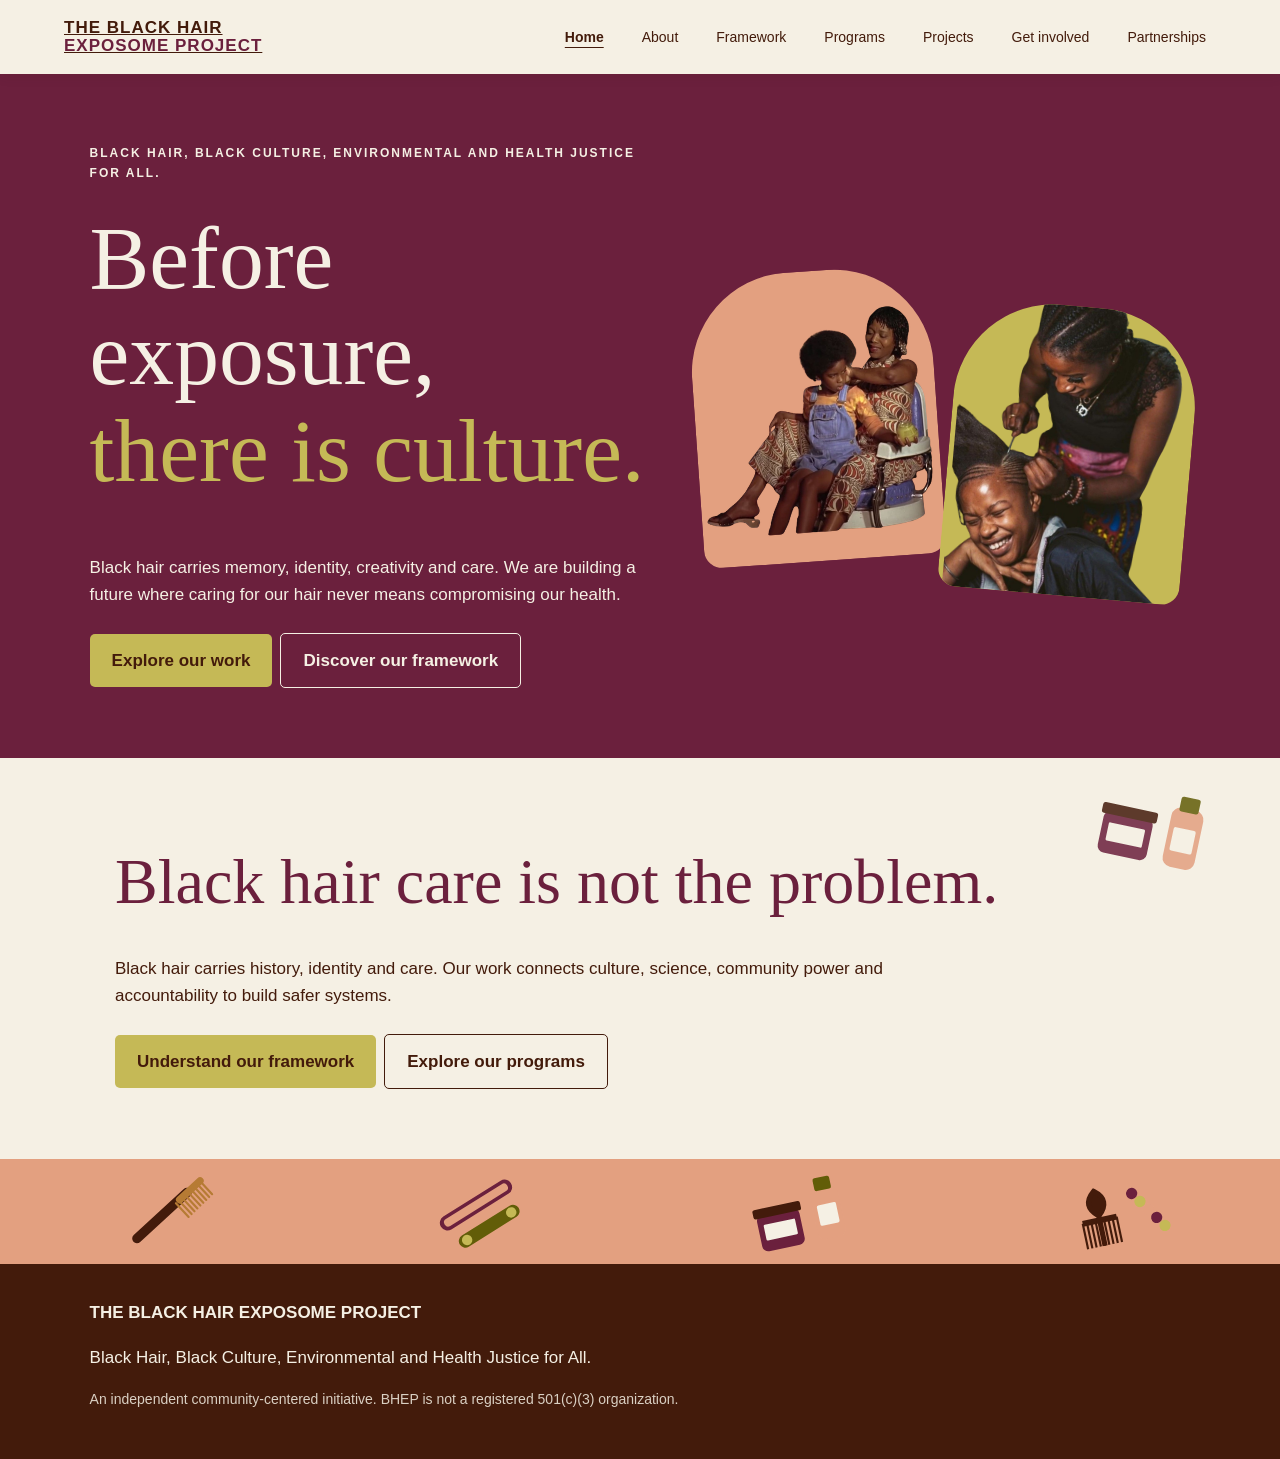
<file: index.html>
<!doctype html><html lang="en"><head><meta charset="utf-8"><meta name="viewport" content="width=device-width,initial-scale=1"><title>Home | BHEP</title><link rel="stylesheet" href="style.css"></head><body><header><a class="brand" href="index.html">THE BLACK HAIR<br><span>EXPOSOME PROJECT</span></a><nav aria-label="Main navigation"><a href="index.html" aria-current="page">Home</a><a href="about.html">About</a><a href="framework.html">Framework</a><a href="programs.html">Programs</a><a href="projects.html">Projects</a><a href="get-involved.html">Get involved</a><a href="partnerships.html">Partnerships</a></nav></header><main><section class="hero" id="home"><div><div class="tag">Black Hair, Black Culture, Environmental and Health Justice for All.</div><h1>Before exposure,<br/><em>there is culture.</em></h1><p>Black hair carries memory, identity, creativity and care. We are building a future where caring for our hair never means compromising our health.</p><a class="btn" href="programs.html">Explore our work</a><a class="btn alt" href="framework.html">Discover our framework</a></div><div class="collage"><img alt="Intergenerational Black hair care and family" src="56.png"/><img alt="Black hair styling as an act of care" src="112.png"/></div></section><section><div class="editorial"><img alt="" aria-hidden="true" class="ornament" src="object-2.svg"/><h2>Black hair care is not the problem.</h2><p>Black hair carries history, identity and care. Our work connects culture, science, community power and accountability to build safer systems.</p><a class="btn" href="framework.html">Understand our framework</a><a class="btn alt" href="programs.html">Explore our programs</a></div></section><div class="decorline" aria-hidden="true"><img src="object-0.svg" alt=""><img src="object-1.svg" alt=""><img src="object-2.svg" alt=""><img src="object-3.svg" alt=""></div></main><footer><strong>THE BLACK HAIR EXPOSOME PROJECT</strong><p>Black Hair, Black Culture, Environmental and Health Justice for All.</p><p class="notice">An independent community-centered initiative. BHEP is not a registered 501(c)(3) organization.</p></footer></body></html>
</file>
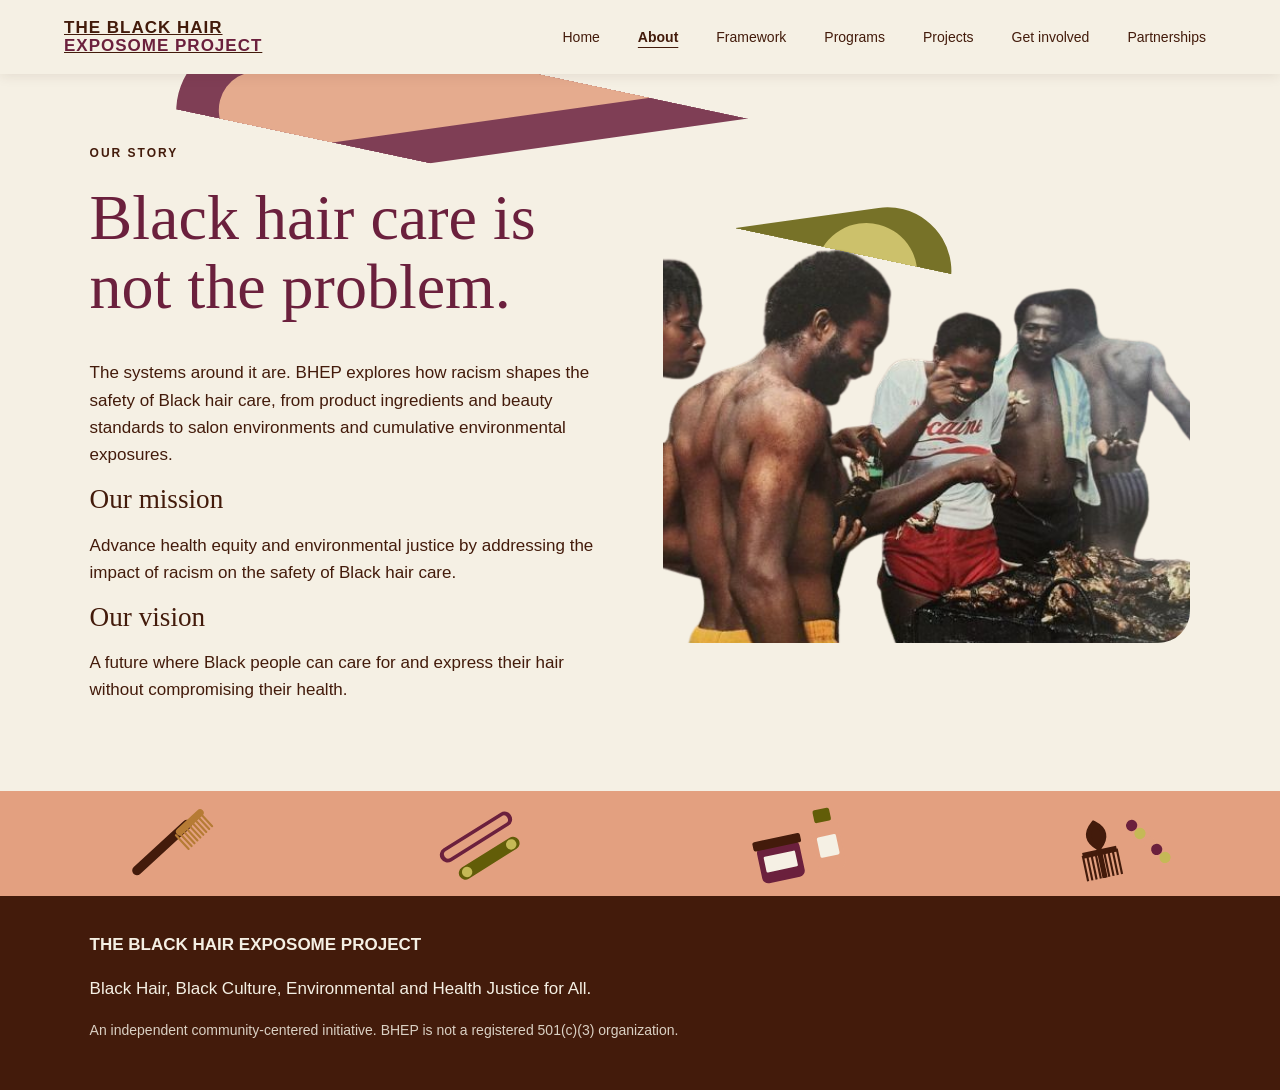
<file: about.html>
<!doctype html><html lang="en"><head><meta charset="utf-8"><meta name="viewport" content="width=device-width,initial-scale=1"><title>About | BHEP</title><link rel="stylesheet" href="style.css"></head><body><header><a class="brand" href="index.html">THE BLACK HAIR<br><span>EXPOSOME PROJECT</span></a><nav aria-label="Main navigation"><a href="index.html">Home</a><a href="about.html" aria-current="page">About</a><a href="framework.html">Framework</a><a href="programs.html">Programs</a><a href="projects.html">Projects</a><a href="get-involved.html">Get involved</a><a href="partnerships.html">Partnerships</a></nav></header><main><section class="split" id="about"><img alt="" aria-hidden="true" class="ornament" src="object-1.svg"/><div><div class="tag">Our story</div><h2>Black hair care is not the problem.</h2><p>The systems around it are. BHEP explores how racism shapes the safety of Black hair care, from product ingredients and beauty standards to salon environments and cumulative environmental exposures.</p><h3>Our mission</h3><p>Advance health equity and environmental justice by addressing the impact of racism on the safety of Black hair care.</p><h3>Our vision</h3><p>A future where Black people can care for and express their hair without compromising their health.</p></div><img alt="Black community gathered around hair care" src="117.png"/></section><div class="decorline" aria-hidden="true"><img src="object-0.svg" alt=""><img src="object-1.svg" alt=""><img src="object-2.svg" alt=""><img src="object-3.svg" alt=""></div></main><footer><strong>THE BLACK HAIR EXPOSOME PROJECT</strong><p>Black Hair, Black Culture, Environmental and Health Justice for All.</p><p class="notice">An independent community-centered initiative. BHEP is not a registered 501(c)(3) organization.</p></footer></body></html>
</file>
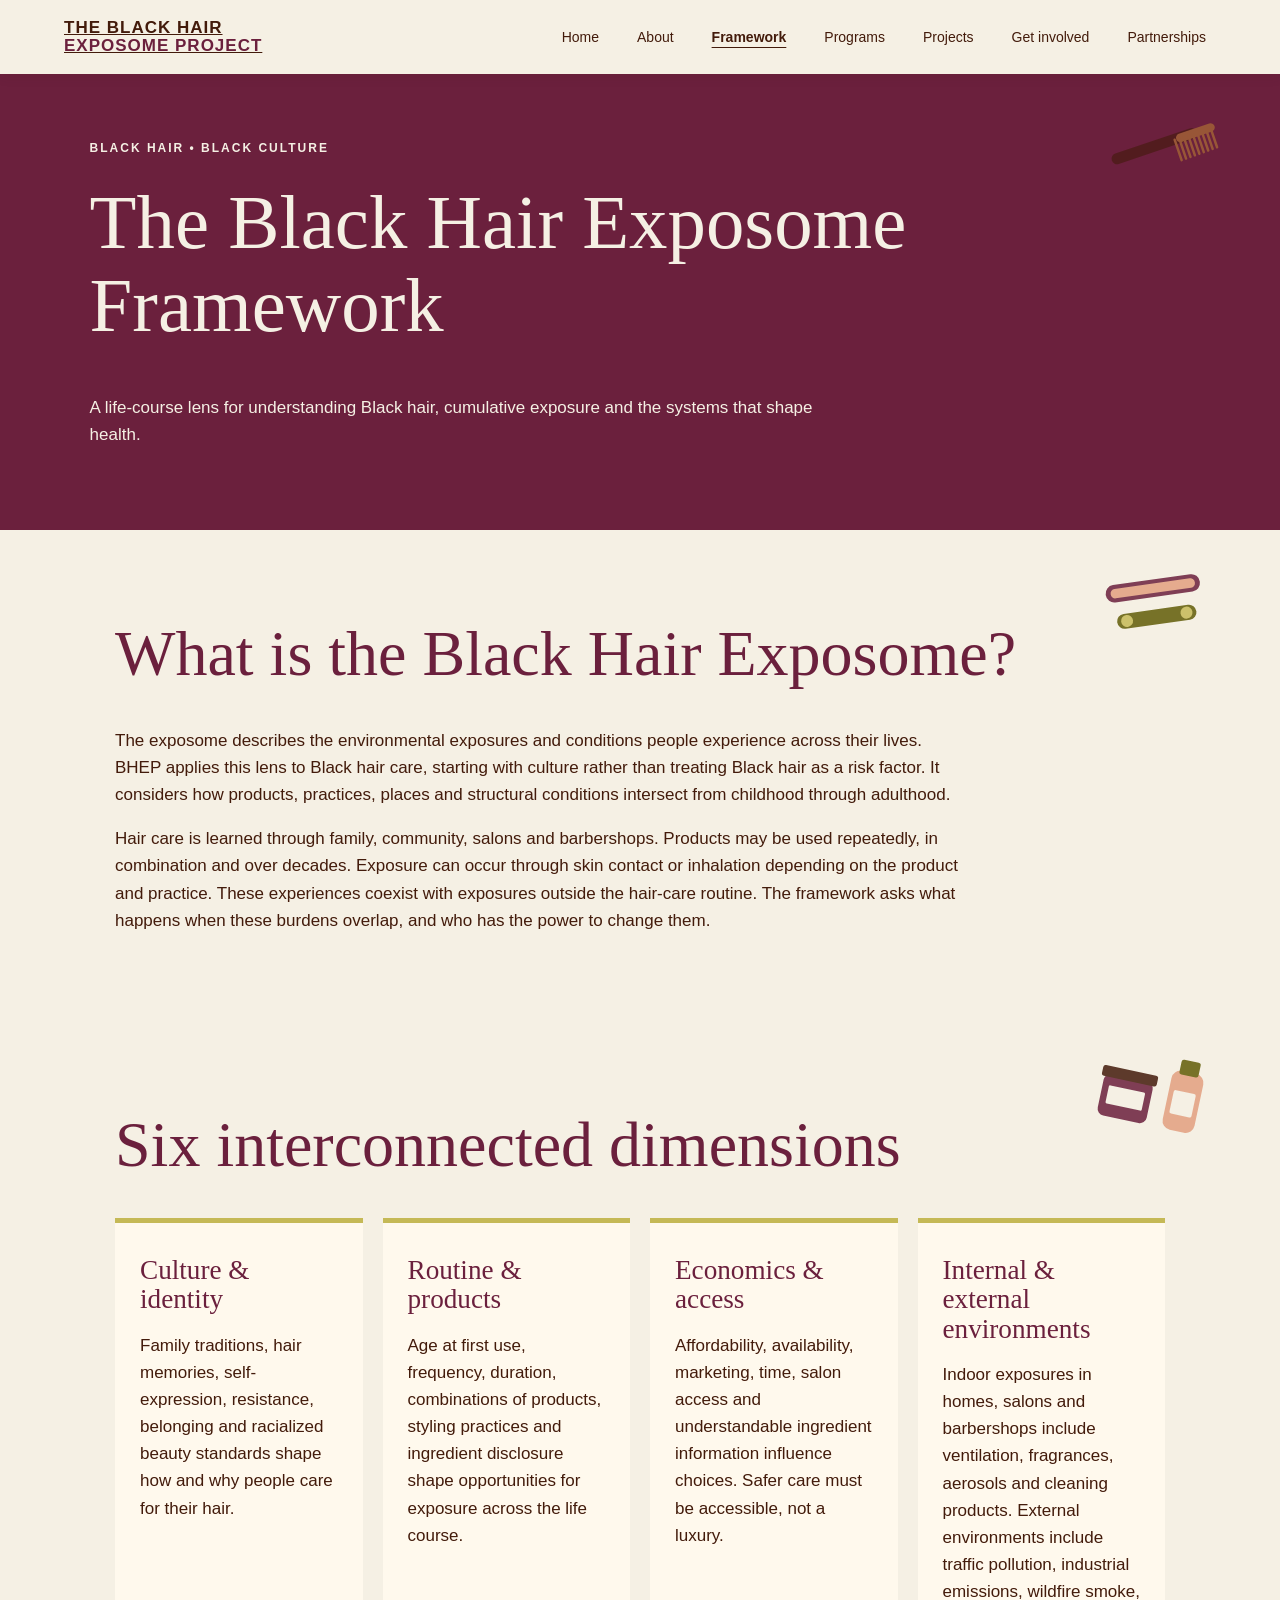
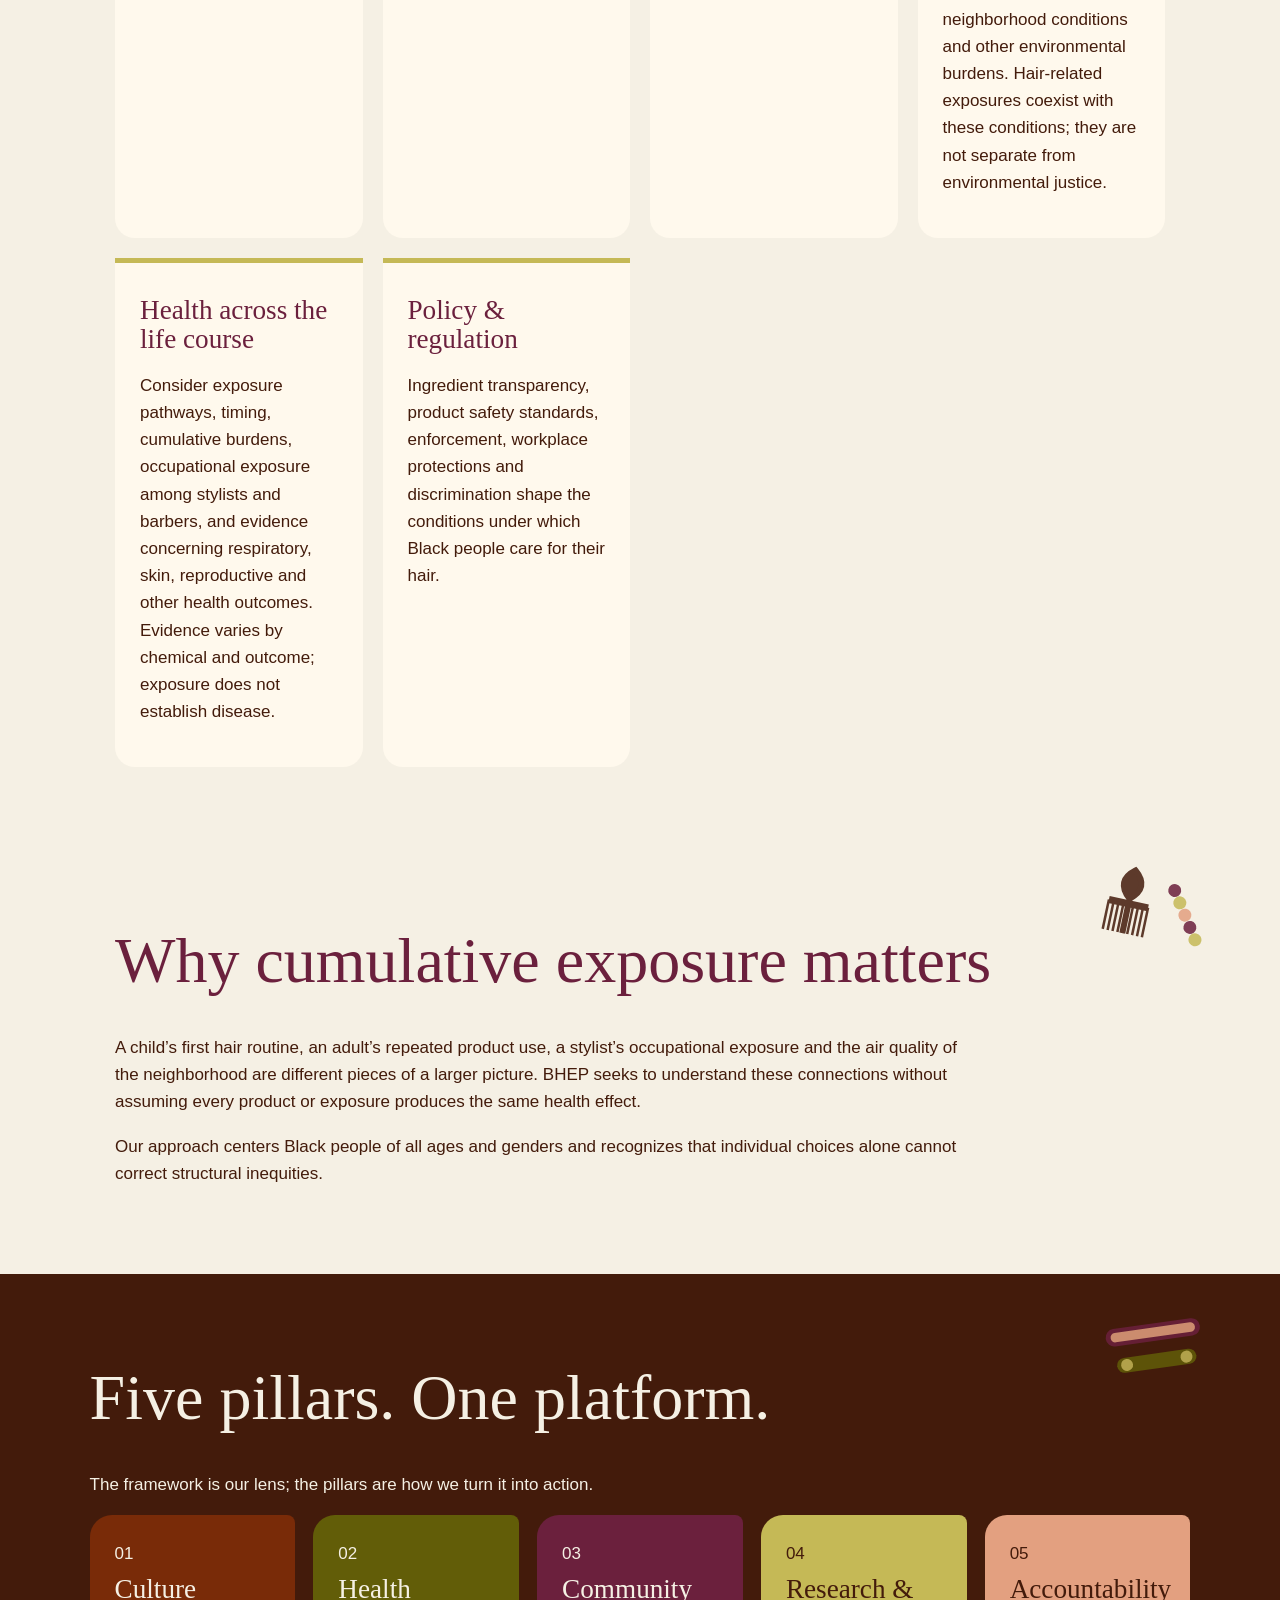
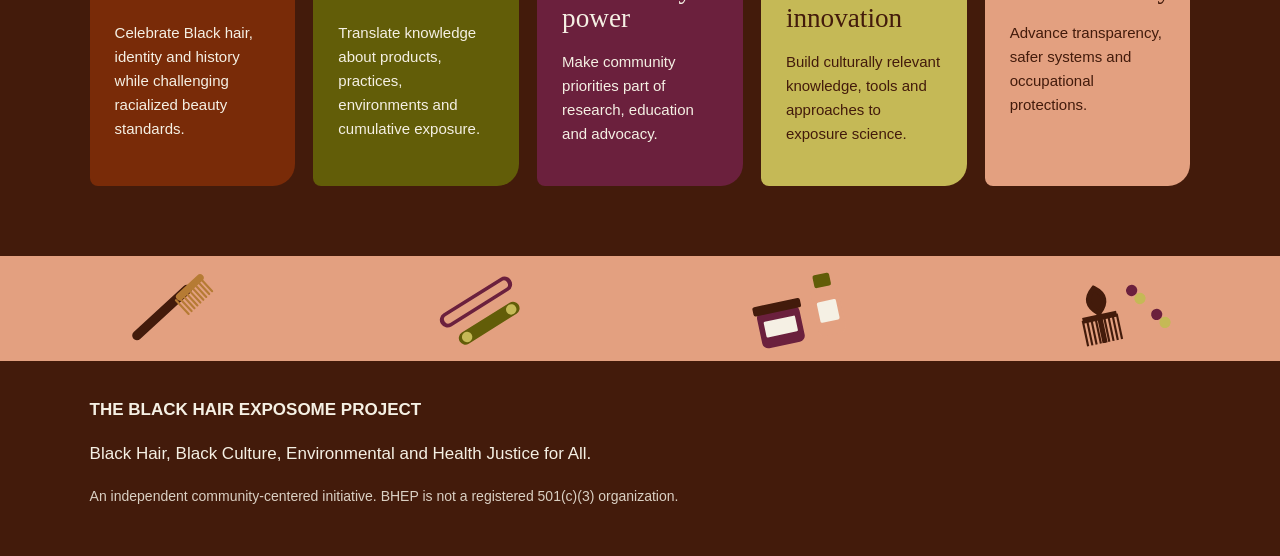
<file: framework.html>
<!doctype html><html lang="en"><head><meta charset="utf-8"><meta name="viewport" content="width=device-width,initial-scale=1"><title>Framework | BHEP</title><link rel="stylesheet" href="style.css"></head><body><header><a class="brand" href="index.html">THE BLACK HAIR<br><span>EXPOSOME PROJECT</span></a><nav aria-label="Main navigation"><a href="index.html">Home</a><a href="about.html">About</a><a href="framework.html" aria-current="page">Framework</a><a href="programs.html">Programs</a><a href="projects.html">Projects</a><a href="get-involved.html">Get involved</a><a href="partnerships.html">Partnerships</a></nav></header><main><section class="pagehead"><img alt="" aria-hidden="true" class="ornament" src="object-0.svg"/><div class="tag">Black Hair • Black Culture</div><h1>The Black Hair Exposome Framework</h1><p>A life-course lens for understanding Black hair, cumulative exposure and the systems that shape health.</p></section><section><div class="editorial"><img alt="" aria-hidden="true" class="ornament" src="object-1.svg"/><h2>What is the Black Hair Exposome?</h2><p>The exposome describes the environmental exposures and conditions people experience across their lives. BHEP applies this lens to Black hair care, starting with culture rather than treating Black hair as a risk factor. It considers how products, practices, places and structural conditions intersect from childhood through adulthood.</p><p>Hair care is learned through family, community, salons and barbershops. Products may be used repeatedly, in combination and over decades. Exposure can occur through skin contact or inhalation depending on the product and practice. These experiences coexist with exposures outside the hair-care routine. The framework asks what happens when these burdens overlap, and who has the power to change them.</p></div></section><section><div class="editorial"><img alt="" aria-hidden="true" class="ornament" src="object-2.svg"/><h2>Six interconnected dimensions</h2><div class="detailgrid"><article><h3>Culture &amp; identity</h3><p>Family traditions, hair memories, self-expression, resistance, belonging and racialized beauty standards shape how and why people care for their hair.</p></article><article><h3>Routine &amp; products</h3><p>Age at first use, frequency, duration, combinations of products, styling practices and ingredient disclosure shape opportunities for exposure across the life course.</p></article><article><h3>Economics &amp; access</h3><p>Affordability, availability, marketing, time, salon access and understandable ingredient information influence choices. Safer care must be accessible, not a luxury.</p></article><article><h3>Internal &amp; external environments</h3><p>Indoor exposures in homes, salons and barbershops include ventilation, fragrances, aerosols and cleaning products. External environments include traffic pollution, industrial emissions, wildfire smoke, neighborhood conditions and other environmental burdens. Hair-related exposures coexist with these conditions; they are not separate from environmental justice.</p></article><article><h3>Health across the life course</h3><p>Consider exposure pathways, timing, cumulative burdens, occupational exposure among stylists and barbers, and evidence concerning respiratory, skin, reproductive and other health outcomes. Evidence varies by chemical and outcome; exposure does not establish disease.</p></article><article><h3>Policy &amp; regulation</h3><p>Ingredient transparency, product safety standards, enforcement, workplace protections and discrimination shape the conditions under which Black people care for their hair.</p></article></div></div></section><section><div class="editorial"><img alt="" aria-hidden="true" class="ornament" src="object-3.svg"/><h2>Why cumulative exposure matters</h2><p>A child’s first hair routine, an adult’s repeated product use, a stylist’s occupational exposure and the air quality of the neighborhood are different pieces of a larger picture. BHEP seeks to understand these connections without assuming every product or exposure produces the same health effect.</p><p>Our approach centers Black people of all ages and genders and recognizes that individual choices alone cannot correct structural inequities.</p></div></section><section class="dark"><img alt="" aria-hidden="true" class="ornament" src="object-1.svg"/><h2>Five pillars. One platform.</h2><p>The framework is our lens; the pillars are how we turn it into action.</p><div class="cards"><article class="tile"><span>01</span><h3>Culture</h3><p>Celebrate Black hair, identity and history while challenging racialized beauty standards.</p></article><article class="tile"><span>02</span><h3>Health</h3><p>Translate knowledge about products, practices, environments and cumulative exposure.</p></article><article class="tile"><span>03</span><h3>Community power</h3><p>Make community priorities part of research, education and advocacy.</p></article><article class="tile"><span>04</span><h3>Research &amp; innovation</h3><p>Build culturally relevant knowledge, tools and approaches to exposure science.</p></article><article class="tile"><span>05</span><h3>Accountability</h3><p>Advance transparency, safer systems and occupational protections.</p></article></div></section><div class="decorline" aria-hidden="true"><img src="object-0.svg" alt=""><img src="object-1.svg" alt=""><img src="object-2.svg" alt=""><img src="object-3.svg" alt=""></div></main><footer><strong>THE BLACK HAIR EXPOSOME PROJECT</strong><p>Black Hair, Black Culture, Environmental and Health Justice for All.</p><p class="notice">An independent community-centered initiative. BHEP is not a registered 501(c)(3) organization.</p></footer></body></html>
</file>
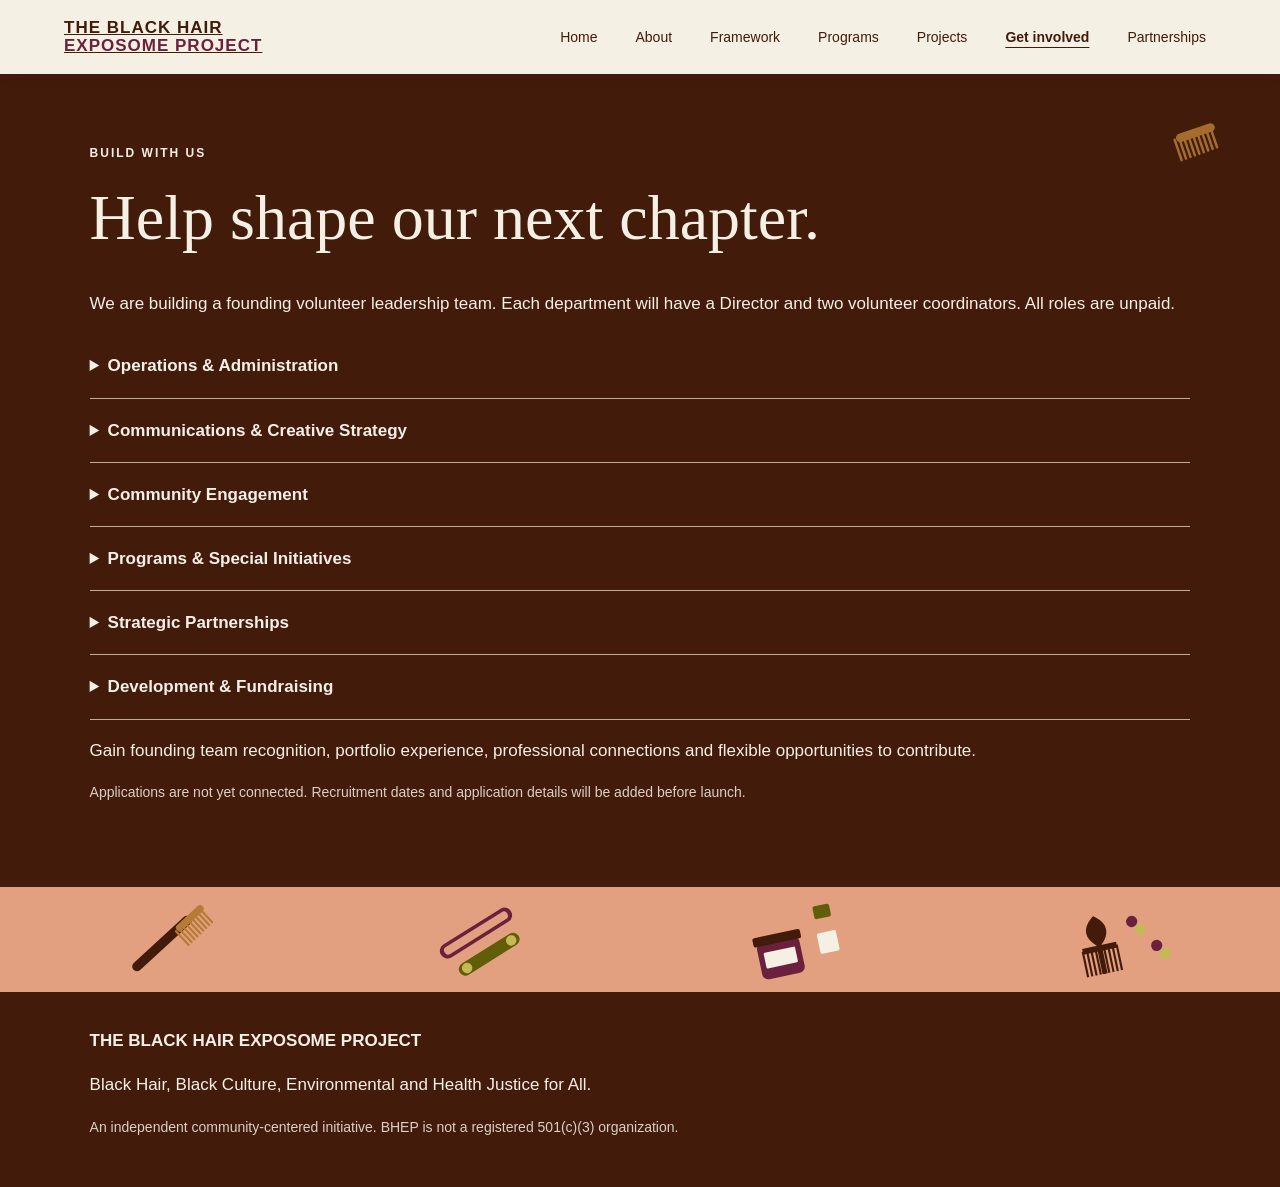
<file: get-involved.html>
<!doctype html><html lang="en"><head><meta charset="utf-8"><meta name="viewport" content="width=device-width,initial-scale=1"><title>Get involved | BHEP</title><link rel="stylesheet" href="style.css"></head><body><header><a class="brand" href="index.html">THE BLACK HAIR<br><span>EXPOSOME PROJECT</span></a><nav aria-label="Main navigation"><a href="index.html">Home</a><a href="about.html">About</a><a href="framework.html">Framework</a><a href="programs.html">Programs</a><a href="projects.html">Projects</a><a href="get-involved.html" aria-current="page">Get involved</a><a href="partnerships.html">Partnerships</a></nav></header><main><section class="dark" id="join"><img alt="" aria-hidden="true" class="ornament" src="object-0.svg"/><div class="tag">Build with us</div><h2>Help shape our next chapter.</h2><p>We are building a founding volunteer leadership team. Each department will have a Director and two volunteer coordinators. All roles are unpaid.</p><details><summary>Operations &amp; Administration</summary>Director · Administrative Coordinator · Volunteer Coordinator</details><details><summary>Communications &amp; Creative Strategy</summary>Director · Social Media Coordinator · Creative Design Coordinator</details><details><summary>Community Engagement</summary>Director · Community Outreach Coordinator · Community Relations Coordinator</details><details><summary>Programs &amp; Special Initiatives</summary>Director · Programming Coordinator · Event Coordinator</details><details><summary>Strategic Partnerships</summary>Director · Partnership Outreach Coordinator · Partner Relations Coordinator</details><details><summary>Development &amp; Fundraising</summary>Director · Grants Coordinator · Fundraising &amp; Sponsorship Coordinator. Initial work focuses on funding readiness.</details><p>Gain founding team recognition, portfolio experience, professional connections and flexible opportunities to contribute.</p><p class="notice">Applications are not yet connected. Recruitment dates and application details will be added before launch.</p></section><div class="decorline" aria-hidden="true"><img src="object-0.svg" alt=""><img src="object-1.svg" alt=""><img src="object-2.svg" alt=""><img src="object-3.svg" alt=""></div></main><footer><strong>THE BLACK HAIR EXPOSOME PROJECT</strong><p>Black Hair, Black Culture, Environmental and Health Justice for All.</p><p class="notice">An independent community-centered initiative. BHEP is not a registered 501(c)(3) organization.</p></footer></body></html>
</file>
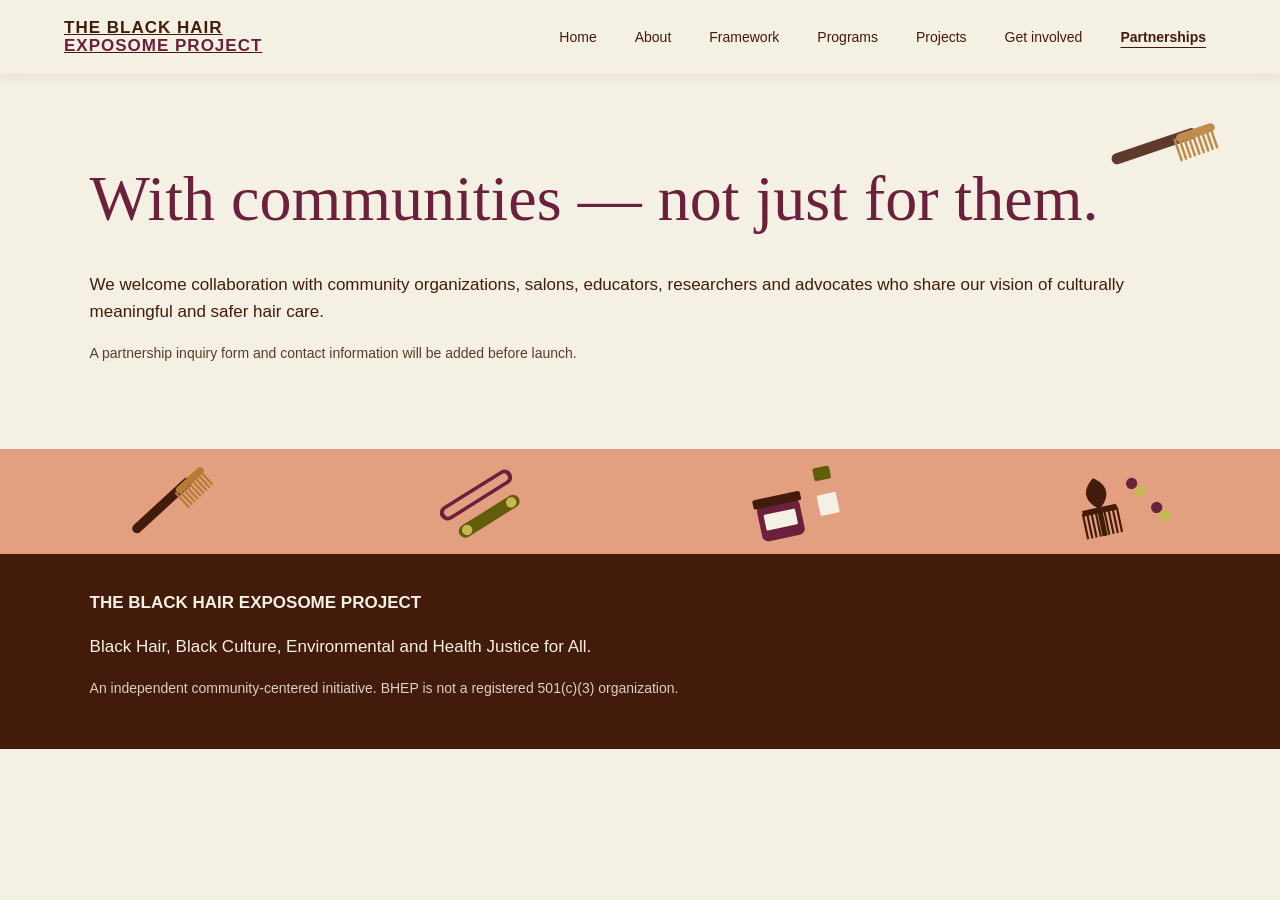
<file: partnerships.html>
<!doctype html><html lang="en"><head><meta charset="utf-8"><meta name="viewport" content="width=device-width,initial-scale=1"><title>Partnerships | BHEP</title><link rel="stylesheet" href="style.css"></head><body><header><a class="brand" href="index.html">THE BLACK HAIR<br><span>EXPOSOME PROJECT</span></a><nav aria-label="Main navigation"><a href="index.html">Home</a><a href="about.html">About</a><a href="framework.html">Framework</a><a href="programs.html">Programs</a><a href="projects.html">Projects</a><a href="get-involved.html">Get involved</a><a href="partnerships.html" aria-current="page">Partnerships</a></nav></header><main><section id="partners"><img alt="" aria-hidden="true" class="ornament" src="object-0.svg"/><h2>With communities — not just for them.</h2><p>We welcome collaboration with community organizations, salons, educators, researchers and advocates who share our vision of culturally meaningful and safer hair care.</p><p class="notice">A partnership inquiry form and contact information will be added before launch.</p></section><div class="decorline" aria-hidden="true"><img src="object-0.svg" alt=""><img src="object-1.svg" alt=""><img src="object-2.svg" alt=""><img src="object-3.svg" alt=""></div></main><footer><strong>THE BLACK HAIR EXPOSOME PROJECT</strong><p>Black Hair, Black Culture, Environmental and Health Justice for All.</p><p class="notice">An independent community-centered initiative. BHEP is not a registered 501(c)(3) organization.</p></footer></body></html>
</file>
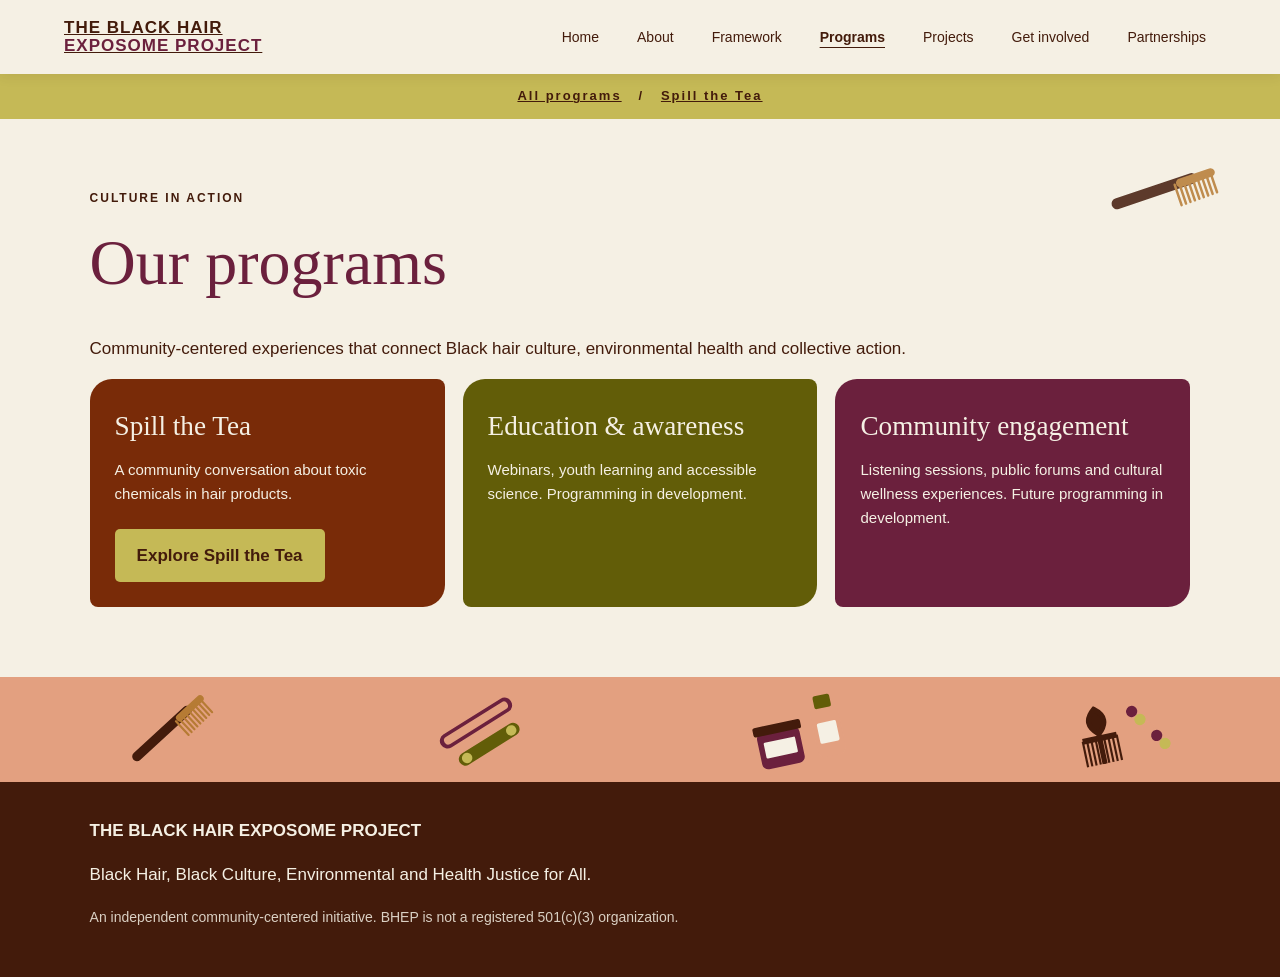
<file: programs.html>
<!doctype html><html lang="en"><head><meta charset="utf-8"><meta name="viewport" content="width=device-width,initial-scale=1"><title>Programs | BHEP</title><link rel="stylesheet" href="style.css"></head><body><header><a class="brand" href="index.html">THE BLACK HAIR<br><span>EXPOSOME PROJECT</span></a><nav aria-label="Main navigation"><a href="index.html">Home</a><a href="about.html">About</a><a href="framework.html">Framework</a><a href="programs.html" aria-current="page">Programs</a><a href="projects.html">Projects</a><a href="get-involved.html">Get involved</a><a href="partnerships.html">Partnerships</a></nav></header><div class="strip"><a href="programs.html">All programs</a> &nbsp; / &nbsp; <a href="spill-the-tea.html">Spill the Tea</a></div><main><section id="programs"><img alt="" aria-hidden="true" class="ornament" src="object-0.svg"/><div class="tag">Culture in action</div><h2>Our programs</h2><p>Community-centered experiences that connect Black hair culture, environmental health and collective action.</p><div class="cards"><article class="tile"><h3>Spill the Tea</h3><p>A community conversation about toxic chemicals in hair products.</p><a class="btn" href="spill-the-tea.html">Explore Spill the Tea</a></article><article class="tile"><h3>Education &amp; awareness</h3><p>Webinars, youth learning and accessible science. Programming in development.</p></article><article class="tile"><h3>Community engagement</h3><p>Listening sessions, public forums and cultural wellness experiences. Future programming in development.</p></article></div></section><div class="decorline" aria-hidden="true"><img src="object-0.svg" alt=""><img src="object-1.svg" alt=""><img src="object-2.svg" alt=""><img src="object-3.svg" alt=""></div></main><footer><strong>THE BLACK HAIR EXPOSOME PROJECT</strong><p>Black Hair, Black Culture, Environmental and Health Justice for All.</p><p class="notice">An independent community-centered initiative. BHEP is not a registered 501(c)(3) organization.</p></footer></body></html>
</file>
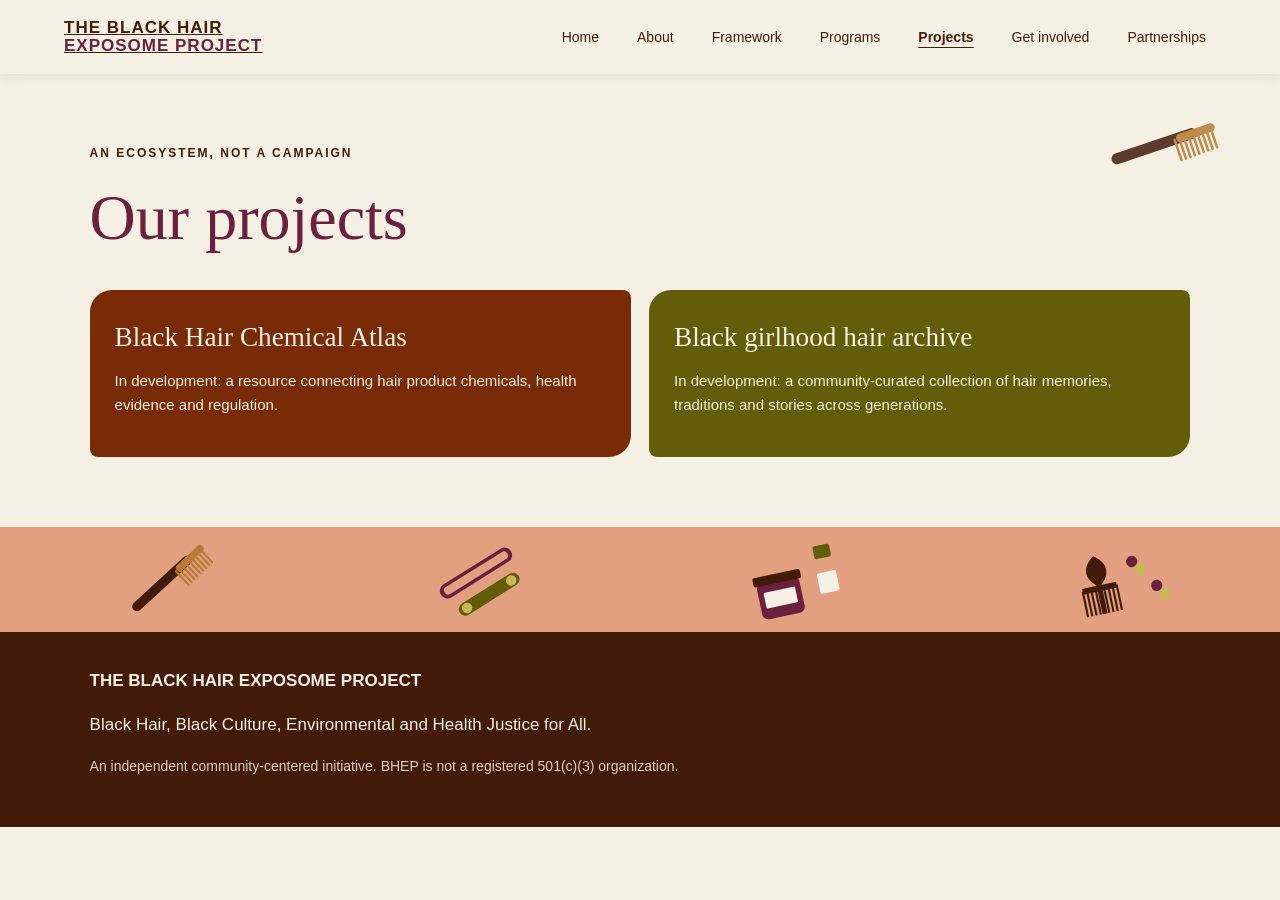
<file: projects.html>
<!doctype html><html lang="en"><head><meta charset="utf-8"><meta name="viewport" content="width=device-width,initial-scale=1"><title>Projects | BHEP</title><link rel="stylesheet" href="style.css"></head><body><header><a class="brand" href="index.html">THE BLACK HAIR<br><span>EXPOSOME PROJECT</span></a><nav aria-label="Main navigation"><a href="index.html">Home</a><a href="about.html">About</a><a href="framework.html">Framework</a><a href="programs.html">Programs</a><a href="projects.html" aria-current="page">Projects</a><a href="get-involved.html">Get involved</a><a href="partnerships.html">Partnerships</a></nav></header><main><section id="projects"><img alt="" aria-hidden="true" class="ornament" src="object-0.svg"/><div class="tag">An ecosystem, not a campaign</div><h2>Our projects</h2><div class="cards"><article class="tile"><h3>Black Hair Chemical Atlas</h3><p>In development: a resource connecting hair product chemicals, health evidence and regulation.</p></article><article class="tile"><h3>Black girlhood hair archive</h3><p>In development: a community-curated collection of hair memories, traditions and stories across generations.</p></article></div></section><div class="decorline" aria-hidden="true"><img src="object-0.svg" alt=""><img src="object-1.svg" alt=""><img src="object-2.svg" alt=""><img src="object-3.svg" alt=""></div></main><footer><strong>THE BLACK HAIR EXPOSOME PROJECT</strong><p>Black Hair, Black Culture, Environmental and Health Justice for All.</p><p class="notice">An independent community-centered initiative. BHEP is not a registered 501(c)(3) organization.</p></footer></body></html>
</file>
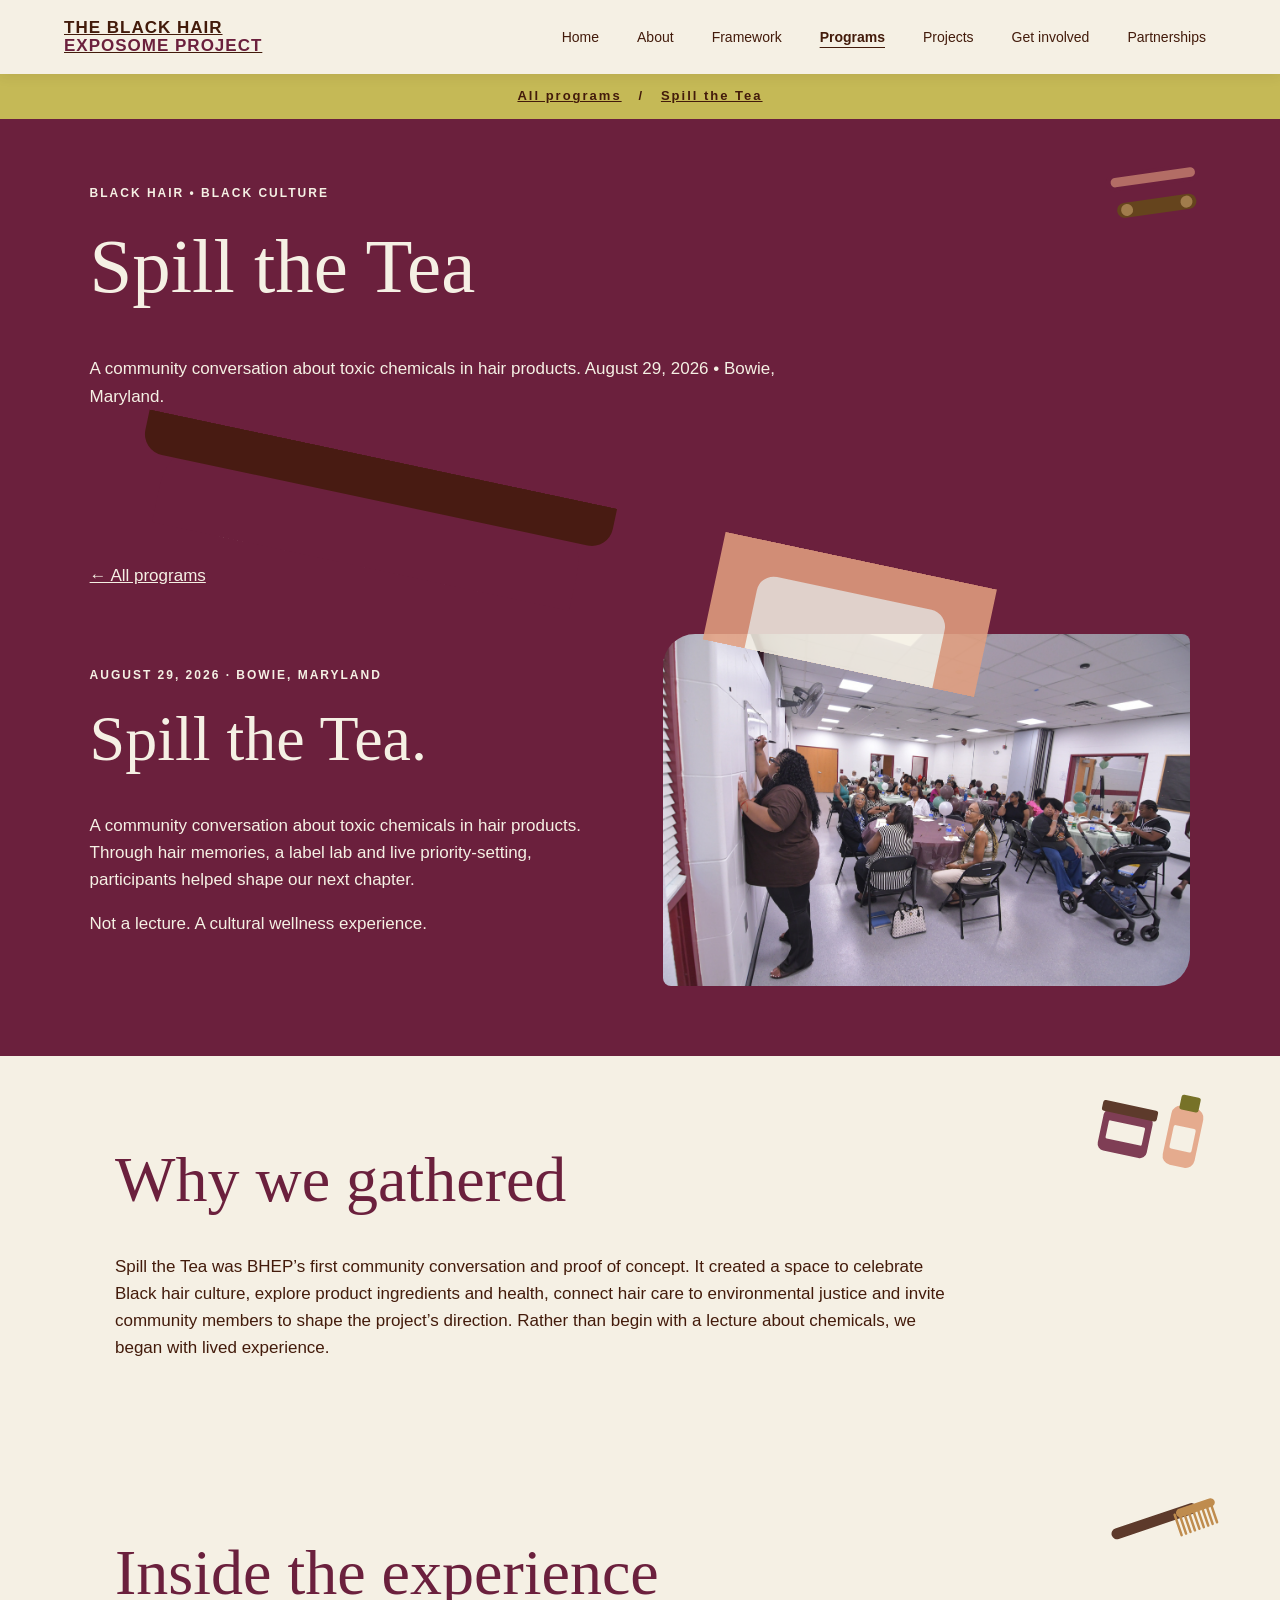
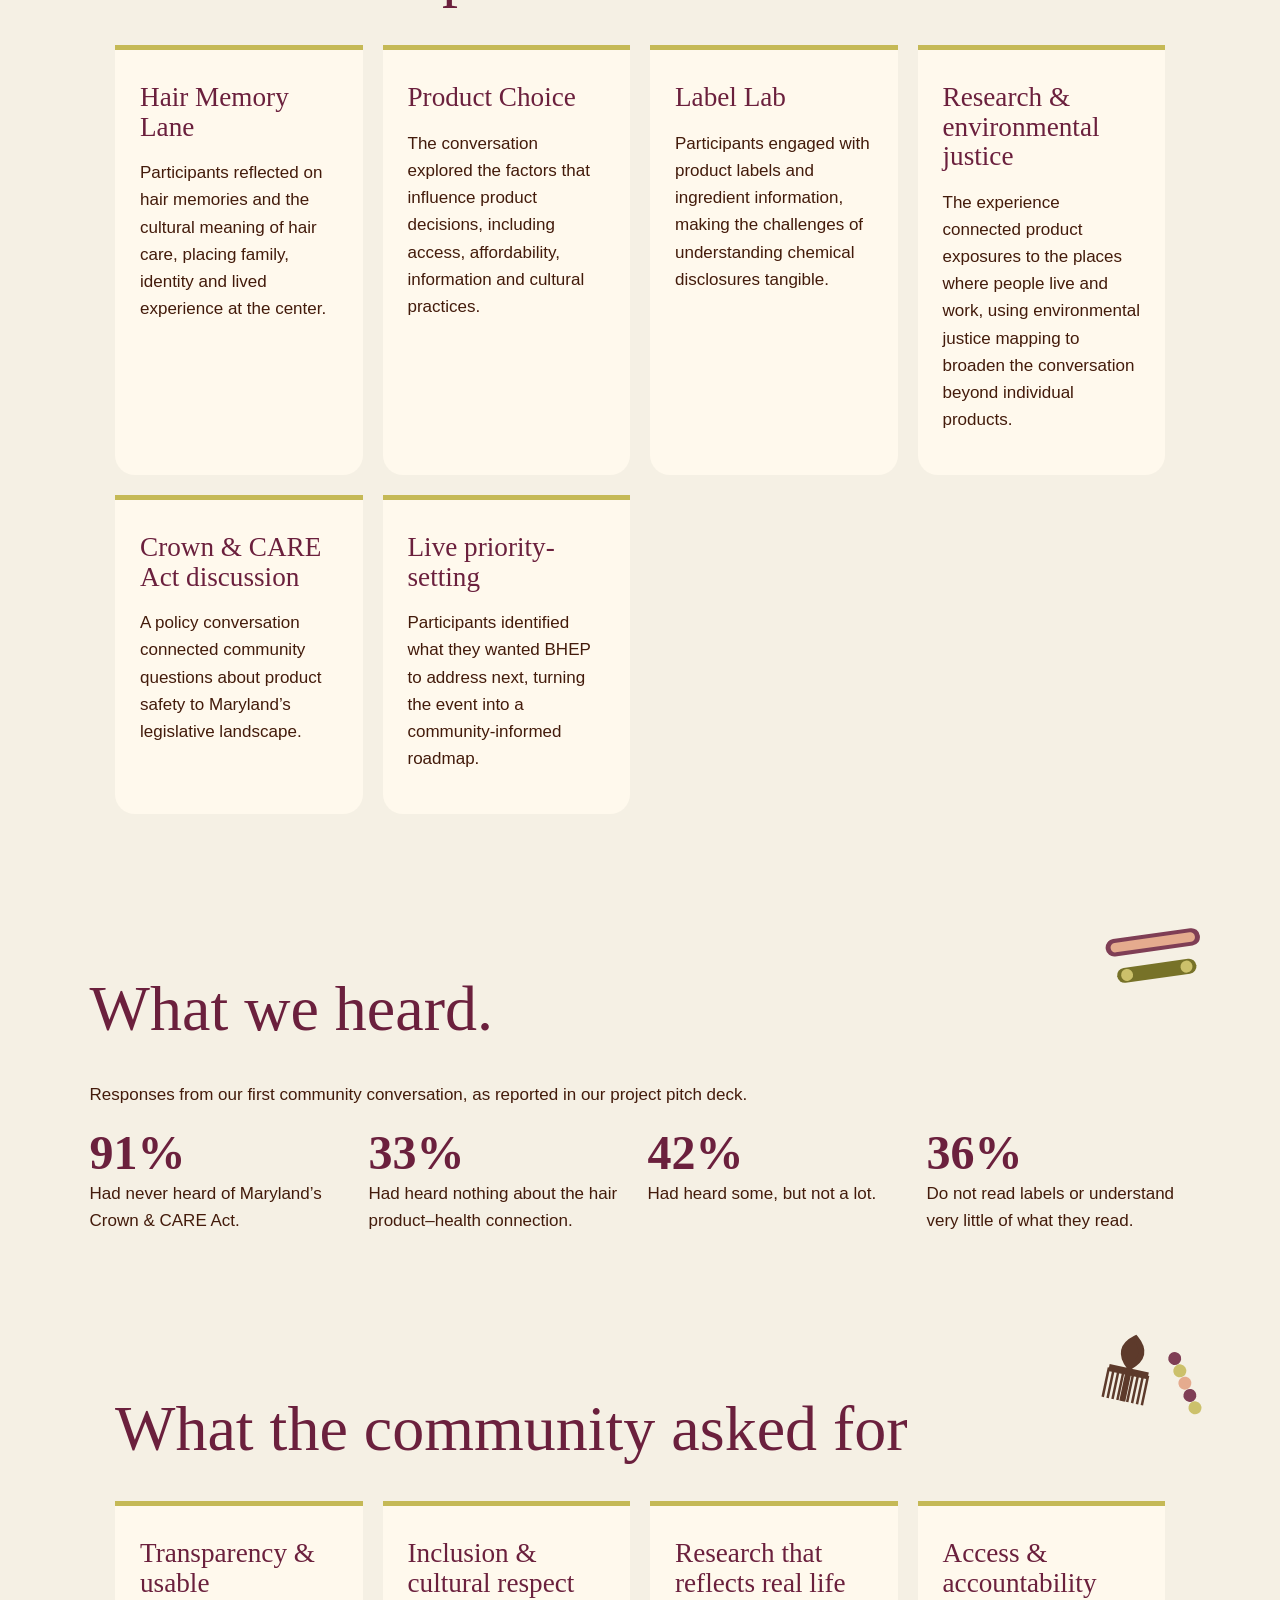
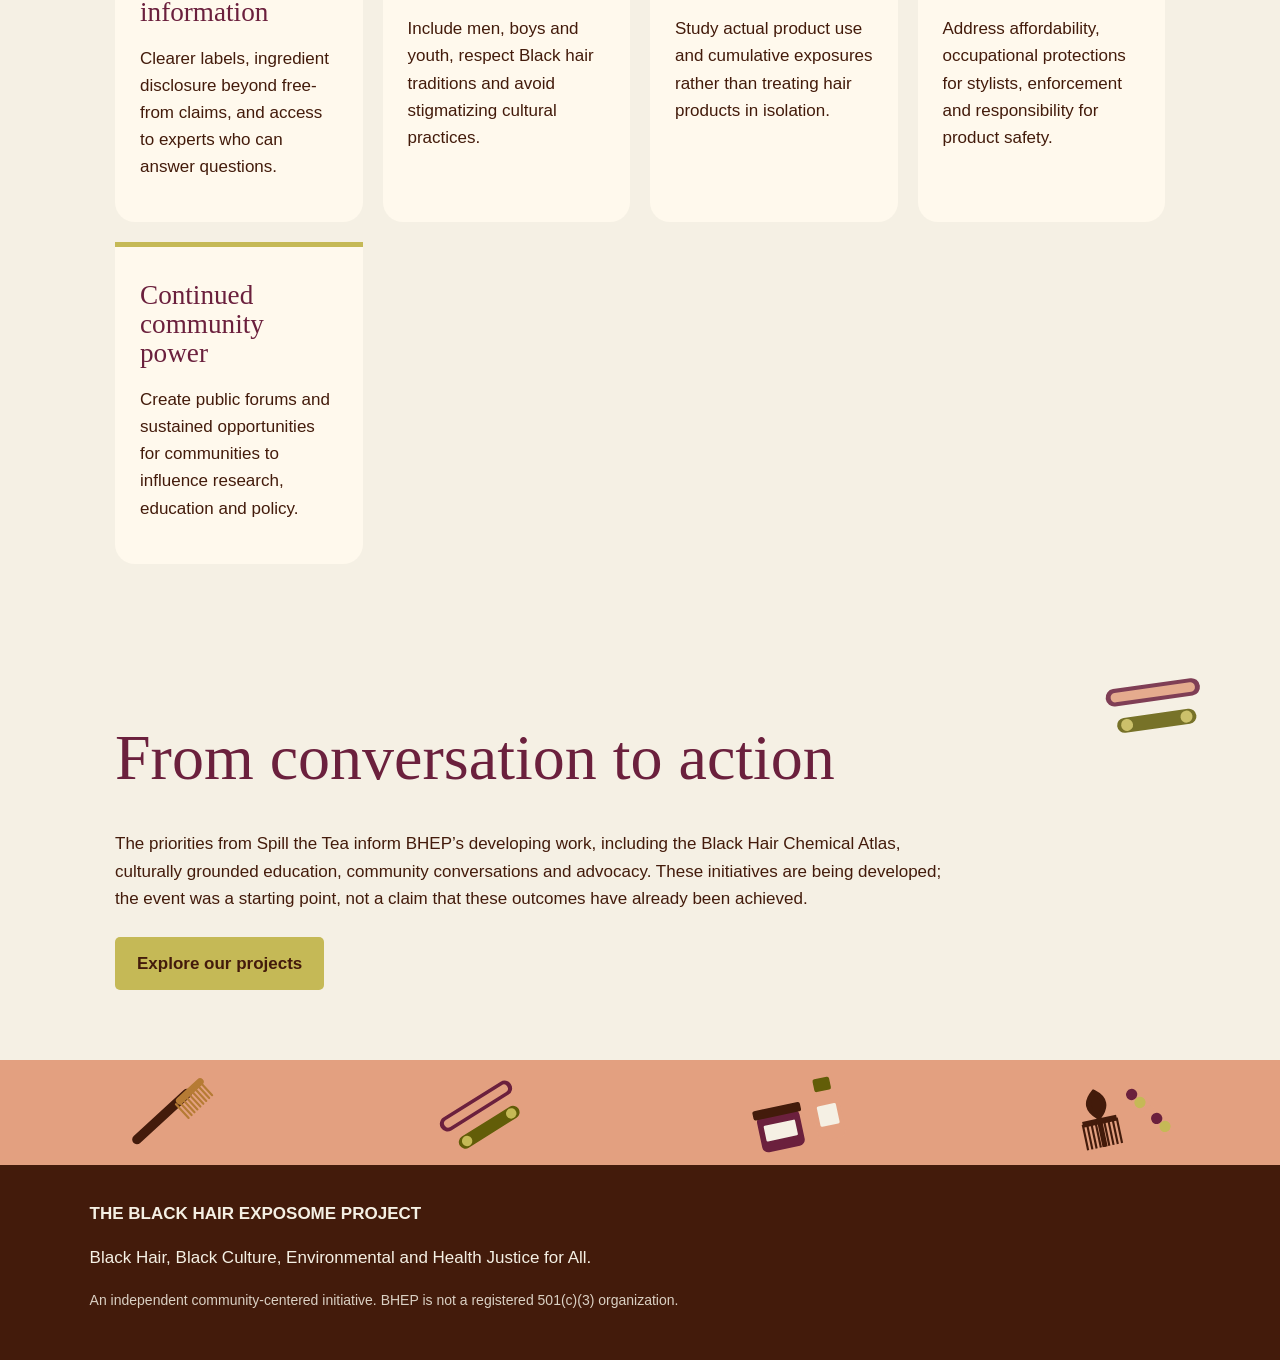
<file: spill-the-tea.html>
<!doctype html><html lang="en"><head><meta charset="utf-8"><meta name="viewport" content="width=device-width,initial-scale=1"><title>Spill the Tea | BHEP</title><link rel="stylesheet" href="style.css"></head><body><header><a class="brand" href="index.html">THE BLACK HAIR<br><span>EXPOSOME PROJECT</span></a><nav aria-label="Main navigation"><a href="index.html">Home</a><a href="about.html">About</a><a href="framework.html">Framework</a><a href="programs.html" aria-current="page">Programs</a><a href="projects.html">Projects</a><a href="get-involved.html">Get involved</a><a href="partnerships.html">Partnerships</a></nav></header><div class="strip"><a href="programs.html">All programs</a> &nbsp; / &nbsp; <a href="spill-the-tea.html">Spill the Tea</a></div><main><section class="pagehead"><img alt="" aria-hidden="true" class="ornament" src="object-1.svg"/><div class="tag">Black Hair • Black Culture</div><h1>Spill the Tea</h1><p>A community conversation about toxic chemicals in hair products. August 29, 2026 • Bowie, Maryland.</p></section><section class="plum split" id="spill-the-tea"><img alt="" aria-hidden="true" class="ornament" src="object-2.svg"/><a class="back" href="programs.html">← All programs</a><div><div class="tag">August 29, 2026 · Bowie, Maryland</div><h2>Spill the Tea.</h2><p>A community conversation about toxic chemicals in hair products. Through hair memories, a label lab and live priority-setting, participants helped shape our next chapter.</p><p>Not a lecture. A cultural wellness experience.</p></div><img alt="Participants at the Spill the Tea community conversation" src="682.png"/></section><section><div class="editorial"><img alt="" aria-hidden="true" class="ornament" src="object-2.svg"/><h2>Why we gathered</h2><p>Spill the Tea was BHEP’s first community conversation and proof of concept. It created a space to celebrate Black hair culture, explore product ingredients and health, connect hair care to environmental justice and invite community members to shape the project’s direction. Rather than begin with a lecture about chemicals, we began with lived experience.</p></div></section><section><div class="editorial"><img alt="" aria-hidden="true" class="ornament" src="object-0.svg"/><h2>Inside the experience</h2><div class="detailgrid"><article><h3>Hair Memory Lane</h3><p>Participants reflected on hair memories and the cultural meaning of hair care, placing family, identity and lived experience at the center.</p></article><article><h3>Product Choice</h3><p>The conversation explored the factors that influence product decisions, including access, affordability, information and cultural practices.</p></article><article><h3>Label Lab</h3><p>Participants engaged with product labels and ingredient information, making the challenges of understanding chemical disclosures tangible.</p></article><article><h3>Research &amp; environmental justice</h3><p>The experience connected product exposures to the places where people live and work, using environmental justice mapping to broaden the conversation beyond individual products.</p></article><article><h3>Crown &amp; CARE Act discussion</h3><p>A policy conversation connected community questions about product safety to Maryland’s legislative landscape.</p></article><article><h3>Live priority-setting</h3><p>Participants identified what they wanted BHEP to address next, turning the event into a community-informed roadmap.</p></article></div></div></section><section id="spill-findings"><img alt="" aria-hidden="true" class="ornament" src="object-1.svg"/><h2>What we heard.</h2><p>Responses from our first community conversation, as reported in our project pitch deck.</p><div class="stats"><div><strong>91%</strong>Had never heard of Maryland’s Crown &amp; CARE Act.</div><div><strong>33%</strong>Had heard nothing about the hair product–health connection.</div><div><strong>42%</strong>Had heard some, but not a lot.</div><div><strong>36%</strong>Do not read labels or understand very little of what they read.</div></div></section><section><div class="editorial"><img alt="" aria-hidden="true" class="ornament" src="object-3.svg"/><h2>What the community asked for</h2><div class="detailgrid"><article><h3>Transparency &amp; usable information</h3><p>Clearer labels, ingredient disclosure beyond free-from claims, and access to experts who can answer questions.</p></article><article><h3>Inclusion &amp; cultural respect</h3><p>Include men, boys and youth, respect Black hair traditions and avoid stigmatizing cultural practices.</p></article><article><h3>Research that reflects real life</h3><p>Study actual product use and cumulative exposures rather than treating hair products in isolation.</p></article><article><h3>Access &amp; accountability</h3><p>Address affordability, occupational protections for stylists, enforcement and responsibility for product safety.</p></article><article><h3>Continued community power</h3><p>Create public forums and sustained opportunities for communities to influence research, education and policy.</p></article></div></div></section><section><div class="editorial"><img alt="" aria-hidden="true" class="ornament" src="object-1.svg"/><h2>From conversation to action</h2><p>The priorities from Spill the Tea inform BHEP’s developing work, including the Black Hair Chemical Atlas, culturally grounded education, community conversations and advocacy. These initiatives are being developed; the event was a starting point, not a claim that these outcomes have already been achieved.</p><a class="btn" href="projects.html">Explore our projects</a></div></section><div class="decorline" aria-hidden="true"><img src="object-0.svg" alt=""><img src="object-1.svg" alt=""><img src="object-2.svg" alt=""><img src="object-3.svg" alt=""></div></main><footer><strong>THE BLACK HAIR EXPOSOME PROJECT</strong><p>Black Hair, Black Culture, Environmental and Health Justice for All.</p><p class="notice">An independent community-centered initiative. BHEP is not a registered 501(c)(3) organization.</p></footer></body></html>
</file>
<file: style.css>
:root{--plum:#6b203d;--rust:#792b08;--olive:#625d08;--gold:#c5b956;--peach:#e3a080;--cream:#f5f0e4;--brown:#431b0b}*{box-sizing:border-box}html{scroll-behavior:smooth}body{margin:0;background:var(--cream);color:var(--brown);font:17px/1.6 Arial,sans-serif}h1,h2,h3{font-family:Georgia,serif;line-height:1.08;font-weight:500;margin:.3em 0 .6em}h1{font-size:clamp(3rem,7vw,6.5rem)}h2{font-size:clamp(2.3rem,5vw,4rem);color:var(--plum)}h3{font-size:1.7rem}a{color:inherit}header{display:flex;align-items:center;justify-content:space-between;padding:18px 5%;gap:20px;flex-wrap:wrap}nav{display:flex;gap:18px;flex-wrap:wrap;font-size:14px}nav a{text-decoration:none} .brand{font-weight:900;line-height:1.1;letter-spacing:1px}.brand span{color:var(--plum)}section{padding:70px 7%}.hero{background:var(--plum);color:var(--cream);display:grid;grid-template-columns:1.15fr 1fr;align-items:center;gap:35px;overflow:hidden}.hero em{color:var(--gold);font-style:normal}.hero p{max-width:580px}.collage{display:grid;grid-template-columns:1fr 1fr;align-items:center;gap:12px}.collage img{width:100%;height:290px;object-fit:contain;background:var(--peach);border-radius:100px 100px 18px 18px;transform:rotate(-4deg)}.collage img:nth-child(2){background:var(--gold);transform:rotate(5deg);margin-top:70px}.tag{font-size:12px;font-weight:bold;letter-spacing:2px;text-transform:uppercase}.btn{display:inline-block;background:var(--gold);color:var(--brown);padding:13px 22px;border-radius:5px;text-decoration:none;font-weight:bold;margin:8px 8px 0 0}.btn.alt{background:transparent;border:1px solid currentColor;color:inherit}.strip{background:var(--gold);padding:12px;text-align:center;font-weight:bold;letter-spacing:2px;font-size:13px}.split{display:grid;grid-template-columns:1fr 1fr;gap:45px;align-items:center}.split img{width:100%;max-height:420px;object-fit:cover;border-radius:32px 8px 32px 8px}.dark{background:var(--brown);color:var(--cream)}.dark h2,.plum h2{color:var(--cream)}.plum{background:var(--plum);color:var(--cream)}.cards{display:grid;grid-template-columns:repeat(auto-fit,minmax(180px,1fr));gap:18px}.tile{padding:25px;border-radius:22px 8px 22px 8px;background:var(--rust);color:var(--cream)}.tile:nth-child(2n){background:var(--olive)}.tile:nth-child(3n){background:var(--plum)}.tile:nth-child(4n){background:var(--gold);color:var(--brown)}.tile:nth-child(5n){background:var(--peach);color:var(--brown)}.tile p{font-size:15px}.stats{display:grid;grid-template-columns:repeat(auto-fit,minmax(130px,1fr));gap:15px}.stats strong{font: bold 3rem Georgia;display:block;color:var(--plum)}details{padding:18px 0;border-bottom:1px solid #bcae9b}summary{cursor:pointer;font-weight:bold}footer{padding:35px 7%;background:var(--brown);color:var(--cream)}.notice{font-size:14px;opacity:.85} @media(max-width:720px){section{padding:45px 6%}.hero,.split{grid-template-columns:1fr}.collage img{height:210px}.collage img:nth-child(2){margin-top:25px}nav{gap:12px}}

header{position:sticky;top:0;background:var(--cream);z-index:5;box-shadow:0 2px 12px #431b0b18}nav a{padding:8px 10px;border-radius:5px}nav a.active{background:var(--plum);color:var(--cream)}.object-gallery{padding:45px 7%}.objects{display:grid;grid-template-columns:repeat(4,1fr);gap:16px}.objects figure{margin:0;background:#e9dfca;border-radius:50% 50% 12px 12px;text-align:center;padding:12px;transform:rotate(-2deg)}.objects figure:nth-child(even){background:var(--peach);transform:rotate(2deg)}.objects svg{width:100%;display:block}.objects figcaption{font-weight:bold}.framework-flow{display:flex;flex-wrap:wrap;gap:10px;margin:30px 0}.framework-flow span{padding:14px;background:var(--gold);color:var(--brown);border-radius:25px}.pillar-heading{font-size:2.5rem}.intro{font-size:1.25rem;max-width:900px}.back{grid-column:1/-1} [hidden]{display:none!important}@media(max-width:720px){.objects{grid-template-columns:1fr 1fr}header{position:static}nav{gap:3px}}
main>section{display:block!important}main>.hero,main>.split{display:grid!important} .ornament{position:absolute;width:150px;height:110px;object-fit:contain;right:4%;top:12px;transform:rotate(12deg);pointer-events:none;opacity:.85} section{position:relative} .ornament+ .tag{padding-right:100px} .editorial{max-width:1050px;margin:auto} .editorial p{max-width:850px} .detailgrid{display:grid;grid-template-columns:repeat(auto-fit,minmax(240px,1fr));gap:20px}.detailgrid article{padding:25px;background:#fff9ed;border-top:5px solid #c5b956;border-radius:0 0 20px 20px;color:#431b0b}.detailgrid h3{color:#6b203d}.pagehead{padding:65px 7%;background:#6b203d;color:#f5f0e4}.pagehead h1{font-size:clamp(2.6rem,6vw,5rem);max-width:900px}.pagehead p{max-width:750px}.pagehead .ornament{opacity:.6}.navgroup{display:inline-flex;gap:10px;align-items:center;flex-wrap:wrap}nav a[aria-current=page]{font-weight:bold;text-decoration:underline;text-underline-offset:5px} .decorline{display:flex;justify-content:space-around;background:#e3a080;overflow:hidden;height:105px}.decorline img{width:130px;transform:rotate(-12deg)}@media(max-width:650px){.ornament{width:85px;height:65px;opacity:.55}.pagehead h1{padding-right:30px}.decorline img{width:85px}}
</file>
